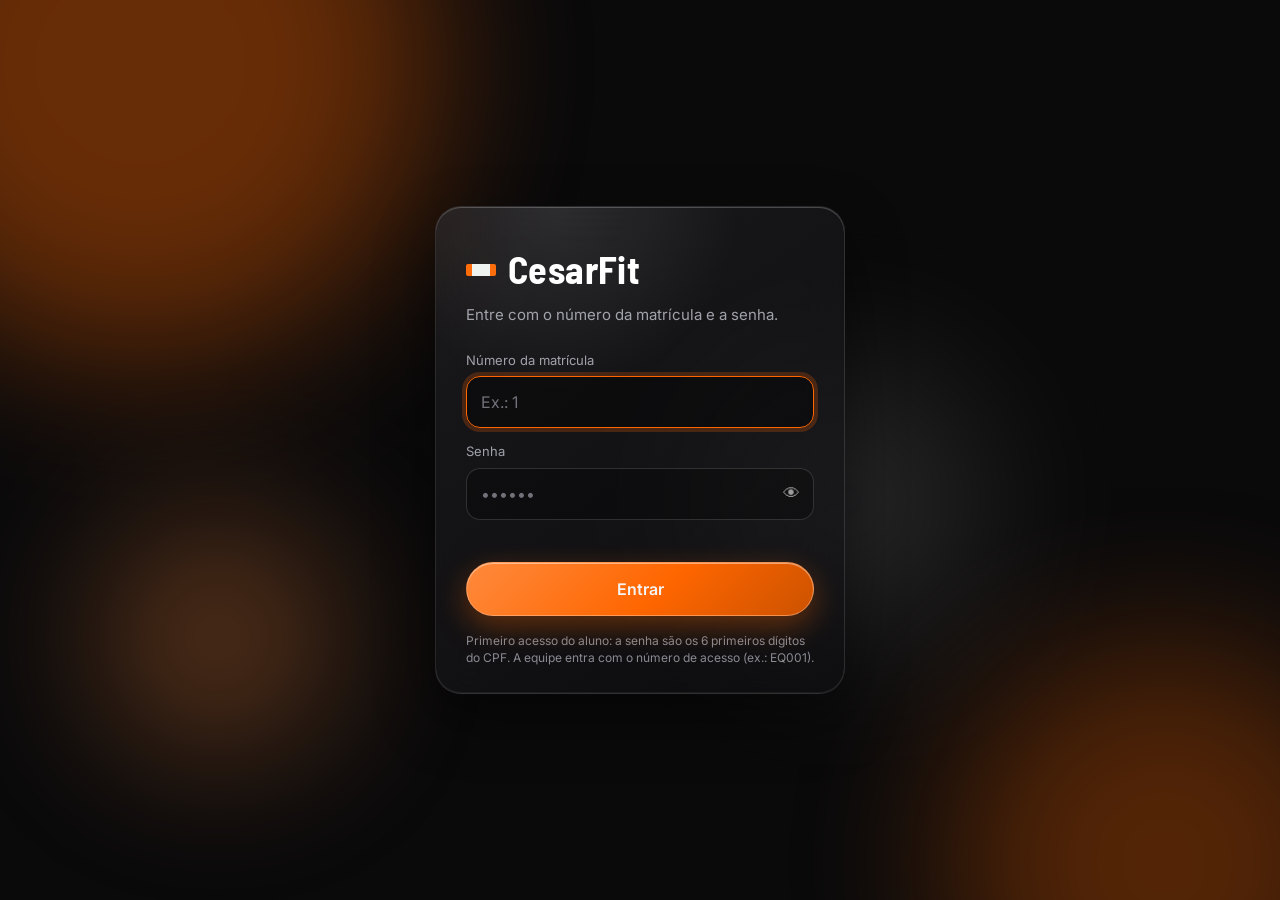
<file: cesarfit/src/main/resources/static/index.html>
<!DOCTYPE html>
<html lang="pt-BR">
<head>
<meta charset="UTF-8">
<meta name="viewport" content="width=device-width, initial-scale=1">
<title>CesarFit</title>
<link rel="icon" href="data:image/svg+xml,<svg xmlns='http://www.w3.org/2000/svg' viewBox='0 0 100 100'><text y='.9em' font-size='90'>🏋️</text></svg>">
<link rel="preconnect" href="https://fonts.googleapis.com">
<link rel="preconnect" href="https://fonts.gstatic.com" crossorigin>
<link href="https://fonts.googleapis.com/css2?family=Barlow+Semi+Condensed:wght@500;600;700&family=Inter:wght@400;500;600&display=swap" rel="stylesheet">
<link rel="stylesheet" href="estilo.css?v=8">
<link rel="stylesheet" href="acesso.css?v=8">
</head>
<body>

<!-- Fundo animado (liquid glass) usado no login e na area do aluno -->
<div class="fundo-vivo" aria-hidden="true">
  <span class="bolha b1"></span><span class="bolha b2"></span><span class="bolha b3"></span><span class="bolha b4"></span>
</div>

<!-- LOGIN -->
<section id="tela-login" class="tela-login oculto">
  <form id="form-login" class="vidro cartao-login" novalidate>
    <div class="marca-login">
      <span class="marca-peso"></span>
      <h1>CesarFit</h1>
    </div>
    <p class="subtitulo-login">Entre com o número da matrícula e a senha.</p>
    <label class="campo-vidro">Número da matrícula
      <input id="login-numero" name="numero" type="text" inputmode="text" autocomplete="username" required placeholder="Ex.: 1">
    </label>
    <label class="campo-vidro">Senha
      <span class="senha-com-olho">
        <input id="login-senha" name="senha" type="password" autocomplete="current-password" required placeholder="••••••">
        <button type="button" class="olho" id="btn-ver-senha" aria-label="Mostrar senha">👁</button>
      </span>
    </label>
    <p id="erro-login" class="erro-login" role="alert"></p>
    <button type="submit" class="botao-vidro primario-vidro" id="btn-entrar"><span>Entrar</span></button>
    <p class="dica-login">Primeiro acesso do aluno: a senha são os 6 primeiros dígitos do CPF. A equipe entra com o número de acesso (ex.: EQ001).</p>
  </form>
</section>

<!-- AREA DO ALUNO -->
<div id="visao-aluno" class="visao-aluno oculto">
  <header class="vidro barra-aluno">
    <div class="marca-login pequena"><span class="marca-peso"></span><h1>CesarFit</h1></div>
    <div class="saudacao"><span id="saudacao-aluno">Olá!</span>
      <button class="botao-vidro fantasma" id="btn-sair-aluno">Sair</button>
    </div>
  </header>

  <main class="grade-aluno">
    <section class="cartao-avisos" id="cartao-avisos" aria-label="Avisos"></section>
    <section class="vidro cartao-fogo" id="cartao-fogo" aria-label="Frequência"></section>
    <section class="vidro cartao-perfil" id="cartao-perfil" aria-label="Meus dados"></section>
    <section class="vidro cartao-treino" id="cartao-treino" aria-label="Treino da semana"></section>
    <section class="vidro cartao-pos" id="cartao-pos" aria-label="Pós-treino"></section>
    <section class="vidro cartao-pedidos" id="cartao-pedidos" aria-label="Minhas solicitações"></section>
    <section class="vidro cartao-financeiro" id="cartao-financeiro" aria-label="Financeiro"></section>
  </main>
</div>

<dialog id="janela-senha" class="janela-vidro">
  <form id="form-senha" class="vidro janela-senha-corpo" novalidate>
    <h2>Trocar senha</h2>
    <label class="campo-vidro">Senha atual<input type="password" name="senhaAtual" required autocomplete="current-password"></label>
    <label class="campo-vidro">Nova senha (mín. 8 caracteres, com letras e números)<input type="password" name="novaSenha" required minlength="8" autocomplete="new-password"></label>
    <label class="campo-vidro">Repita a nova senha<input type="password" name="confirmacao" required minlength="8" autocomplete="new-password"></label>
    <div class="acoes-janela">
      <button type="button" class="botao-vidro fantasma" id="btn-fechar-senha">Cancelar</button>
      <button type="submit" class="botao-vidro primario-vidro">Salvar senha</button>
    </div>
  </form>
</dialog>

<dialog id="janela-aluno" class="janela-vidro">
  <div class="vidro janela-senha-corpo" id="conteudo-janela-aluno"></div>
</dialog>

<!-- VISAO DA EQUIPE -->
<div id="visao-equipe" class="visao-equipe oculto">

<header class="barra">
  <div class="marca">
    <span class="marca-peso"></span>
    <h1>CesarFit</h1>
    <p>Recepção e sala de treino</p>
  </div>
  <nav class="abas" id="abas">
    <button class="aba ativa" data-alvo="painel">Painel</button>
    <button class="aba" data-alvo="alunos">Alunos e matrículas</button>
    <button class="aba" data-alvo="treinos">Treinos</button>
    <button class="aba" data-alvo="exercicios">Exercícios</button>
    <button class="aba" data-alvo="solicitacoes">Solicitações <span class="bolinha oculto" id="bolinha-solicitacoes"></span></button>
    <button class="aba" data-alvo="equipamentos">Equipamentos</button>
    <button class="aba" data-alvo="eventos">Eventos</button>
    <button class="aba sair-equipe" id="btn-sair-equipe" type="button">Sair</button>
  </nav>
</header>

<main>

  <!-- PAINEL (Integrante 6) -->
  <section id="painel" class="secao largura-total ativa">
    <div>
      <div class="indicadores" id="indicadores"></div>
      <div class="coluna-dado">
        <h2>Últimas matrículas</h2>
        <div id="ultimas-matriculas"></div>
      </div>
    </div>
  </section>

  <!-- ALUNOS (Integrantes 1 e 2) -->
  <section id="alunos" class="secao">
    <div class="coluna-acao">
      <h2 id="titulo-form-aluno">Cadastrar aluno</h2>
      <p id="aviso-edicao-aluno" class="modo-edicao oculto"></p>
      <form id="form-aluno" novalidate>
        <label>Nome*<input name="nome" type="text" required minlength="3" placeholder="Ana Lima"></label>
        <label>CPF*<input name="cpf" type="text" required placeholder="111.222.333-44" maxlength="14"></label>
        <label>Telefone*<input name="telefone" type="tel" required placeholder="(81) 98888-7777" maxlength="15"></label>
        <label>E-mail*<input name="email" type="email" required placeholder="ana@email.com"></label>
        <label>Data de nascimento*<input name="dataDeNascimento" type="date" required></label>
        <label>Objetivo (usado na ficha de treino)
          <select name="objetivo">
            <option value="HIPERTROFIA">Hipertrofia</option>
            <option value="EMAGRECIMENTO">Emagrecimento</option>
            <option value="CONDICIONAMENTO">Condicionamento</option>
          </select>
        </label>
        <fieldset id="campos-responsavel" class="oculto" style="border:0;padding:0;margin:0;display:grid;gap:10px">
          <p class="dica">Aluno menor de 18 anos: informe o responsável legal.</p>
          <label>Nome do responsável*<input name="responsavelNome" type="text" maxlength="120"></label>
          <label>CPF do responsável*<input name="responsavelCpf" type="text" maxlength="14" placeholder="111.222.333-44"></label>
        </fieldset>
        <button type="submit" class="primario" id="btn-salvar-aluno">Cadastrar aluno</button>
        <button type="button" class="secundario oculto" id="btn-cancelar-aluno">Cancelar edição</button>
      </form>
    </div>
    <div class="coluna-dado">
      <div class="cabecalho-dado"><h2>Alunos cadastrados</h2><span class="contador" id="contador-alunos"></span></div>
      <div class="filtros">
        <input type="search" id="busca-aluno" placeholder="Pesquisar por nome, CPF, telefone ou e-mail">
      </div>
      <div id="tabela-alunos"></div>
    </div>
  </section>

  <!-- MATRICULAS (Integrantes 3, 4 e 5) -->
  <section id="matriculas" class="secao">
    <div class="coluna-acao">
      <h2 id="titulo-form-matricula">Nova matrícula</h2>
      <p id="aviso-edicao-matricula" class="modo-edicao oculto"></p>
      <form id="form-matricula" novalidate>
        <label>Aluno*<select id="aluno-matricula" class="seletor-aluno"></select></label>
        <p class="dica">Plano*</p>
        <div id="lista-planos" class="planos"></div>
        <div class="valor-calculado"><span>Valor do plano</span><strong id="valor-calculado">—</strong></div>
        <label>Data de início*<input type="date" id="inicio-matricula"></label>
        <label id="campo-status" class="oculto">Situação*
          <select id="status-matricula">
            <option value="ATIVA">Ativa</option>
            <option value="VENCIDA">Vencida</option>
            <option value="CANCELADA" disabled>Cancelada (use o botão Cancelar)</option>
          </select>
        </label>
        <button type="submit" class="primario" id="btn-salvar-matricula">Matricular</button>
        <button type="button" class="secundario oculto" id="btn-cancelar-matricula">Cancelar edição</button>
      </form>
      <div class="bloco-extra">
        <h3>Avisos de vencimento</h3>
        <p class="dica">Todo dia às 8h o sistema percorre a régua de avisos: lembrete (7 dias antes), vence em breve (3 a 1 dia), vence hoje, vencida e último aviso. Cada etapa é enviada uma única vez.</p>
        <button type="button" class="secundario" id="btn-verificar-vencimentos">Verificar agora</button>
        <div id="lista-avisos"></div>
      </div>
    </div>
    <div class="coluna-dado">
      <div class="cabecalho-dado"><h2>Matrículas</h2><span class="contador" id="contador-matriculas"></span></div>
      <div class="filtros">
        <input type="search" id="busca-matricula" placeholder="Pesquisar por nome do aluno, CPF ou nº da matrícula">
        <select id="filtro-plano">
          <option value="">Todos os planos</option>
          <option value="MENSAL">Plano Mensal</option>
          <option value="ANUAL">Plano Anual</option>
        </select>
        <select id="filtro-status">
          <option value="">Todas as situações</option>
          <option value="ATIVA">Ativa</option>
          <option value="VENCIDA">Vencida</option>
          <option value="CANCELADA">Cancelada</option>
        </select>
      </div>
      <div id="tabela-matriculas"></div>
    </div>
  </section>

  <!-- TREINOS -->
  <section id="treinos" class="secao">
    <div class="coluna-acao">
      <h2>Prescrever treino</h2>
      <label>Aluno<select id="aluno-treino" class="seletor-aluno"></select></label>
      <p class="dica">A ficha é montada conforme o objetivo do aluno e exige matrícula ativa.</p>
      <button id="btn-gerar-ficha" class="primario">Gerar ficha</button>
    </div>
    <div class="coluna-dado">
      <h2>Ficha em execução</h2>
      <div id="ficha"></div>
      <div class="bloco-extra">
        <h3>Feedbacks pós-treino</h3>
        <div id="feedbacks-aluno"><p class="vazio">Selecione um aluno.</p></div>
      </div>
    </div>
  </section>

  <!-- EXERCICIOS (catalogo) -->
  <section id="exercicios" class="secao">
    <div class="coluna-acao">
      <h2 id="titulo-form-exercicio">Novo exercício</h2>
      <p id="aviso-edicao-exercicio" class="modo-edicao oculto"></p>
      <form id="form-exercicio" novalidate>
        <label>Nome*<input name="nome" type="text" required minlength="3" maxlength="60" placeholder="Supino reto"></label>
        <label>Grupo muscular*
          <select name="grupoMuscular">
            <option value="PEITO">Peito</option><option value="COSTAS">Costas</option>
            <option value="PERNAS">Pernas</option><option value="OMBROS">Ombros</option>
            <option value="BRACOS">Braços</option><option value="CORE">Core</option>
            <option value="CARDIO">Cardio</option>
          </select>
        </label>
        <label>Equipamento (vazio = peso corporal)<input name="equipamento" type="text" maxlength="60" placeholder="Barra e banco"></label>
        <button type="submit" class="primario" id="btn-salvar-exercicio">Incluir no catálogo</button>
        <button type="button" class="secundario oculto" id="btn-cancelar-exercicio">Cancelar edição</button>
      </form>
      <p class="dica">Só exercícios ativos entram nas fichas geradas e nas substituições. Exercício já usado em fichas não muda de nome nem de grupo e não pode ser excluído: desative-o.</p>
    </div>
    <div class="coluna-dado">
      <div class="cabecalho-dado"><h2>Catálogo</h2><span class="contador" id="contador-exercicios"></span></div>
      <div class="filtros">
        <input type="search" id="busca-exercicio" placeholder="Pesquisar exercício ou equipamento">
        <select id="filtro-grupo">
          <option value="">Todos os grupos</option>
          <option value="PEITO">Peito</option><option value="COSTAS">Costas</option>
          <option value="PERNAS">Pernas</option><option value="OMBROS">Ombros</option>
          <option value="BRACOS">Braços</option><option value="CORE">Core</option>
          <option value="CARDIO">Cardio</option>
        </select>
      </div>
      <div id="tabela-exercicios"></div>
    </div>
  </section>

  <!-- SOLICITACOES DOS ALUNOS -->
  <section id="solicitacoes" class="secao largura-total">
    <div>
      <div class="indicadores" id="indicadores-solicitacoes"></div>
      <div class="grade-solicitacoes">
        <div class="coluna-dado"><div class="cabecalho-dado"><h2>Avaliações físicas</h2></div><div id="tabela-avaliacoes"></div></div>
        <div class="coluna-dado"><div class="cabecalho-dado"><h2>Atendimentos do instrutor</h2></div><div id="tabela-atendimentos"></div></div>
        <div class="coluna-dado"><div class="cabecalho-dado"><h2>Substituições de exercício</h2></div><div id="tabela-substituicoes"></div></div>
        <div class="coluna-dado"><div class="cabecalho-dado"><h2>Contestações de cobrança</h2></div><div id="tabela-contestacoes"></div></div>
      </div>
    </div>
  </section>

  <!-- EQUIPAMENTOS -->
  <section id="equipamentos" class="secao">
    <div class="coluna-acao">
      <h2>Registrar problema</h2>
      <form id="form-ocorrencia" novalidate>
        <label>Equipamento*<input name="equipamento" type="text" required maxlength="80" placeholder="Esteira 3"></label>
        <label>Descrição do problema*<textarea name="descricao" rows="4" maxlength="500" placeholder="Descreva o defeito (mín. 10 caracteres)"></textarea></label>
        <label>Severidade*<select name="severidade">
          <option value="BAIXA">Baixa · prazo 72h</option>
          <option value="MEDIA" selected>Média · prazo 48h</option>
          <option value="ALTA">Alta · prazo 24h · interdita o equipamento</option>
          <option value="CRITICA">Crítica · prazo 4h · interdita o equipamento</option>
        </select></label>
        <button type="submit" class="primario">Registrar ocorrência</button>
      </form>
      <p class="dica">Fluxo: Aberta → Em andamento ⇄ Aguardando peça (SLA pausado) → Resolvida → reabertura em até 7 dias.
        Alta e Crítica interditam o equipamento (trocas de exercício que usam ele são aprovadas automaticamente).
        Com 2 ocorrências resolvidas em 30 dias, a próxima nasce reincidente e com severidade elevada.
        Não é permitido abrir outra ocorrência para um equipamento que ainda tem problema pendente.</p>
    </div>
    <div class="coluna-dado">
      <div class="cabecalho-dado"><h2>Ocorrências</h2><span class="contador" id="contador-ocorrencias"></span></div>
      <div class="filtros">
        <select id="filtro-ocorrencia">
          <option value="">Todas</option>
          <option value="ABERTA">Abertas</option>
          <option value="EM_ANDAMENTO">Em andamento</option>
          <option value="AGUARDANDO_PECA">Aguardando peça</option>
          <option value="RESOLVIDA">Resolvidas</option>
        </select>
      </div>
      <div id="tabela-ocorrencias"></div>
    </div>
  </section>

  <!-- EVENTOS -->
  <section id="eventos" class="secao">
    <div class="coluna-acao">
      <h2>Trilha de eventos</h2>
      <p class="dica">Cada ação do domínio publica um evento. Os observadores registram aqui e notificam o aluno por e-mail (veja o log do servidor).</p>
      <button id="btn-eventos" class="secundario">Atualizar</button>
    </div>
    <div class="coluna-dado">
      <div id="lista-eventos"></div>
    </div>
  </section>

</main>
</div>

<dialog id="janela"><div class="janela" id="conteudo-janela"></div></dialog>
<div id="aviso" class="aviso" role="status"></div>
<script src="app.js?v=8"></script>
<script src="acesso.js?v=8"></script>
<script src="equipe-extra.js?v=8"></script>
<script src="aluno-extra.js?v=8"></script>
</body>
</html>
</file>
<file: cesarfit/src/main/resources/static/estilo.css>
:root {
  --base: #f4f4f5;
  --painel: #ffffff;
  --tinta: #111111;
  --tinta-fraca: #666666;
  --linha: #e4e4e7;
  --laranja: #ff6600;
  --laranja-escuro: #cc5200;
  --ambar: #b8770a;
  --verde: #1b8a4b;
  --vermelho: #b3261e;
}

* { box-sizing: border-box; }

body {
  margin: 0;
  background: var(--base);
  color: var(--tinta);
  font-family: Inter, "Segoe UI", system-ui, sans-serif;
  font-size: 15px;
  line-height: 1.5;
}

h1, h2, h3, .indicador strong, .aba {
  font-family: "Barlow Semi Condensed", "Arial Narrow", Inter, sans-serif;
  letter-spacing: .01em;
}

/* cabecalho */
.barra {
  background: var(--tinta);
  color: #eef3f0;
  padding: 18px 28px 0;
}

.marca { display: flex; align-items: baseline; gap: 12px; }
.marca h1 { margin: 0; font-size: 30px; font-weight: 700; }
.marca p { margin: 0; color: #8fa49b; font-size: 14px; }

.marca-peso {
  width: 30px; height: 12px; border-radius: 2px;
  background: linear-gradient(90deg, var(--laranja) 0 6px, #eef3f0 6px 24px, var(--laranja) 24px 30px);
  align-self: center;
}

.abas { display: flex; gap: 4px; margin-top: 16px; flex-wrap: wrap; }

.aba {
  background: none; border: 0; color: #93a8a0; cursor: pointer;
  font-size: 17px; font-weight: 600; padding: 10px 16px;
  border-bottom: 3px solid transparent;
}
.aba:hover { color: #eef3f0; }
.aba.ativa { color: #fff; border-bottom-color: var(--laranja); }
.aba:focus-visible { outline: 2px solid var(--laranja); outline-offset: -2px; }

/* layout */
main { padding: 26px; max-width: 1180px; margin: 0 auto; }

.secao { display: none; gap: 26px; grid-template-columns: 340px 1fr; align-items: start; }
.secao.ativa { display: grid; }

.coluna-acao, .coluna-dado {
  background: var(--painel);
  border: 1px solid var(--linha);
  padding: 20px;
}
.coluna-acao { border-top: 3px solid var(--laranja); }

h2 { margin: 0 0 16px; font-size: 20px; font-weight: 600; }

label { display: block; margin-bottom: 12px; font-size: 13px; color: var(--tinta-fraca); }

input[type=text], input[type=email], input[type=date], input[type=tel], input[type=search], input[type=number], input:not([type]), select {
  width: 100%; margin-top: 4px; padding: 9px 10px;
  border: 1px solid var(--linha); background: #fbfcfb;
  font: inherit; color: var(--tinta);
}
input:focus, select:focus { outline: 2px solid var(--laranja); outline-offset: -1px; }

.marcador { display: flex; align-items: center; gap: 8px; color: var(--tinta); font-size: 14px; }
.marcador input { width: auto; margin: 0; }

.dica { font-size: 13px; color: var(--tinta-fraca); margin: 0 0 14px; }

button.primario, button.secundario {
  width: 100%; padding: 11px; font: inherit; font-weight: 600; cursor: pointer;
  border: 1px solid var(--laranja); margin-top: 6px;
}
button.primario { background: var(--laranja); color: #fff; }
button.primario:hover { background: var(--laranja-escuro); }
button.secundario { background: transparent; color: var(--laranja); }
button.secundario:hover { background: #e6f0ee; }

/* planos */
.planos { display: grid; gap: 8px; margin-bottom: 14px; }

.plano {
  display: flex; align-items: baseline; gap: 10px;
  border: 1px solid var(--linha); padding: 10px 12px; cursor: pointer;
}
.plano[data-escolhido="true"] { border-color: var(--laranja); background: #eef6f4; }
.plano input { width: auto; margin: 0; }
.plano .nome { font-weight: 600; }
.plano .valor { margin-left: auto; font-variant-numeric: tabular-nums; }
.plano .modalidade { font-size: 12px; color: var(--tinta-fraca); }


/* tabelas e listas */
table { width: 100%; border-collapse: collapse; font-size: 14px; }
th { text-align: left; font-weight: 600; color: var(--tinta-fraca); border-bottom: 1px solid var(--linha); padding: 8px 6px; }
td { padding: 9px 6px; border-bottom: 1px solid #eef1ef; }

.vazio { color: var(--tinta-fraca); font-size: 14px; padding: 8px 0; }

.cartao { border: 1px solid var(--linha); padding: 14px; margin-bottom: 12px; }
.cartao h3 { margin: 0 0 4px; font-size: 18px; }
.cartao .linha-dado { display: flex; justify-content: space-between; font-size: 14px; padding: 3px 0; }
.cartao .acoes { display: flex; gap: 8px; margin-top: 12px; flex-wrap: wrap; align-items: center; }
.cartao .acoes input, .cartao .acoes select { width: auto; flex: 1 1 110px; margin: 0; }
.cartao .acoes button { width: auto; margin: 0; padding: 8px 12px; }

.etiqueta { font-size: 12px; font-weight: 600; padding: 2px 8px; border: 1px solid; }
.etiqueta.ATIVA { color: var(--verde); border-color: var(--verde); }
.etiqueta.VENCIDA { color: var(--ambar); border-color: var(--ambar); }
.etiqueta.CANCELADA { color: var(--vermelho); border-color: var(--vermelho); }

/* ficha */
.item { display: flex; align-items: center; gap: 12px; border-bottom: 1px solid #eef1ef; padding: 10px 4px; }
.item .carga { color: var(--tinta-fraca); font-size: 13px; margin-left: auto; font-variant-numeric: tabular-nums; }
.item.feito .exercicio { text-decoration: line-through; color: var(--tinta-fraca); }
.item.proximo { background: #eef6f4; border-left: 3px solid var(--laranja); padding-left: 10px; }
.item button { width: auto; margin: 0; padding: 6px 10px; font-size: 13px; }
.item .grupo { font-size: 12px; color: var(--tinta-fraca); }

/* aviso */
.aviso {
  position: fixed; left: 50%; bottom: 24px; transform: translateX(-50%) translateY(20px);
  background: var(--tinta); color: #fff; padding: 12px 20px; font-size: 14px;
  opacity: 0; pointer-events: none; transition: opacity .2s, transform .2s; max-width: 90vw;
}
.aviso.visivel { opacity: 1; transform: translateX(-50%) translateY(0); }
.aviso.erro { background: var(--vermelho); }

/* dashboard */
.secao.largura-total.ativa { grid-template-columns: 1fr; }
.indicadores { display: grid; grid-template-columns: repeat(auto-fit, minmax(170px, 1fr)); gap: 14px; margin-bottom: 20px; }
.indicador { background: var(--painel); border: 1px solid var(--linha); border-top: 3px solid var(--laranja); padding: 16px; }
.indicador span { display: block; font-size: 13px; color: var(--tinta-fraca); }
.indicador strong { display: block; font-size: 34px; line-height: 1.1; font-variant-numeric: tabular-nums; }
.indicador.verde { border-top-color: var(--verde); }
.indicador.ambar { border-top-color: var(--ambar); }
.indicador.vermelho { border-top-color: var(--vermelho); }

/* busca, filtros e acoes em tabela */
.filtros { display: flex; gap: 8px; flex-wrap: wrap; margin-bottom: 14px; }
.filtros input, .filtros select { flex: 1 1 160px; width: auto; margin: 0; }
.cabecalho-dado { display: flex; justify-content: space-between; align-items: baseline; gap: 10px; }
.contador { font-size: 13px; color: var(--tinta-fraca); }
td.acoes-tabela { white-space: nowrap; text-align: right; }
.btn-mini {
  font: inherit; font-size: 12px; font-weight: 600; padding: 5px 9px; margin-left: 4px;
  background: transparent; border: 1px solid var(--linha); color: var(--tinta); cursor: pointer;
}
.btn-mini:hover { border-color: var(--laranja); color: var(--laranja); }
.btn-mini.perigo { color: var(--vermelho); }
.btn-mini.perigo:hover { border-color: var(--vermelho); background: #fdecea; color: var(--vermelho); }
.btn-mini.editar { color: var(--laranja); border-color: var(--laranja); }
.btn-mini.editar:hover { background: #fff4ec; }
.btn-mini.perigo { border-color: var(--vermelho); }
.btn-mini.alerta { color: var(--ambar); border-color: var(--ambar); }
.btn-mini.alerta:hover { background: #fff6e0; color: var(--ambar); border-color: var(--ambar); }
/* espaco reservado: mantem os botoes na mesma posicao em todas as linhas */
.btn-mini.espaco { visibility: hidden; }
.acoes-fixas .btn-mini { min-width: 78px; text-align: center; }
/* tabela de matriculas: dados em uma linha so; botoes em grade de 3 colunas */
#tabela-matriculas td:not(.acoes-tabela) { white-space: nowrap; }
#tabela-matriculas td.acoes-tabela { white-space: normal; }
.acoes-grade { display: grid; grid-template-columns: repeat(3, auto); gap: 4px; justify-content: end; }
.acoes-grade .btn-mini { margin: 0; padding: 5px 7px; text-align: center; }
.indicador strong.valor-dinheiro { font-size: 26px; white-space: nowrap; }
tr.em-edicao td { background: #fff4ec; }
td.sem-quebra { white-space: nowrap; }

/* planos e situacao */
.etiqueta.SEMANAL { color: #1f5fbf; border-color: #1f5fbf; }
.etiqueta.MENSAL { color: var(--laranja-escuro); border-color: var(--laranja-escuro); }
.valor-calculado {
  display: flex; justify-content: space-between; align-items: baseline;
  background: #fff4ec; border: 1px solid #ffd2b3; padding: 10px 12px; margin: 0 0 14px;
}
.valor-calculado span { font-size: 13px; color: var(--tinta-fraca); }
.valor-calculado strong { font-size: 22px; font-variant-numeric: tabular-nums; }
.modo-edicao { font-size: 12px; color: var(--laranja-escuro); font-weight: 600; margin: -8px 0 12px; }
.oculto { display: none !important; }

/* janela de detalhe / pagamento */
dialog { border: 1px solid var(--linha); padding: 0; max-width: 560px; width: 92vw; }
dialog::backdrop { background: rgba(0, 0, 0, .45); }
.janela { padding: 20px; }
.janela h2 { display: flex; justify-content: space-between; align-items: center; }
.janela .fechar { font: inherit; background: none; border: 0; font-size: 22px; cursor: pointer; color: var(--tinta-fraca); }

@media (max-width: 860px) {
  .secao.ativa { grid-template-columns: 1fr; }
  main { padding: 16px; }
}

@media (prefers-reduced-motion: reduce) {
  * { transition: none !important; }
}
</file>
<file: cesarfit/src/main/resources/static/acesso.css>
/* =========================================================
   Login e area do aluno — "liquid glass" sobre a paleta CesarFit
   (tinta #111, laranja #ff6600, cinza base #f4f4f5)
   ========================================================= */

:root {
  --vidro: rgba(14, 14, 16, .62);
  --vidro-forte: rgba(34, 34, 38, .66);
  --vidro-borda: rgba(255, 255, 255, .11);
  --vidro-brilho: rgba(255, 255, 255, .22);
  --texto-claro: #f4f4f5;
  --texto-suave: #a1a1aa;
  --mola: cubic-bezier(.34, 1.56, .64, 1);
}

.visao-equipe { min-height: 100vh; position: relative; z-index: 1; }

body.modo-vidro {
  background: #0a0a0b; color-scheme: dark;
  color: var(--texto-claro);
  min-height: 100vh;
  overflow-x: hidden;
}

/* ---------- fundo vivo ---------- */
.fundo-vivo { display: none; position: fixed; inset: 0; z-index: 0; overflow: hidden; pointer-events: none; }
body.modo-vidro .fundo-vivo { display: block; }

.bolha {
  position: absolute; border-radius: 50%; filter: blur(80px); opacity: .38;
  animation: flutuar 22s ease-in-out infinite alternate;
}
.b1 { width: 46vmax; height: 46vmax; background: var(--laranja); top: -18vmax; left: -12vmax; }
.b2 { width: 34vmax; height: 34vmax; background: var(--laranja-escuro); bottom: -14vmax; right: -8vmax; animation-duration: 26s; }
.b3 { width: 22vmax; height: 22vmax; background: #f4f4f5; opacity: .12; top: 40%; left: 55%; animation-duration: 30s; }
.b4 { width: 18vmax; height: 18vmax; background: #ff8a3d; opacity: .35; top: 58%; left: 8%; animation-duration: 19s; }

@keyframes flutuar {
  0%   { transform: translate(0, 0) scale(1); }
  50%  { transform: translate(6vmax, 4vmax) scale(1.12); }
  100% { transform: translate(-4vmax, 7vmax) scale(.94); }
}

/* ---------- vidro liquido ---------- */
.vidro {
  position: relative; z-index: 1;
  background: linear-gradient(145deg, var(--vidro-forte), var(--vidro));
  border: 1px solid var(--vidro-borda);
  border-radius: 26px;
  backdrop-filter: blur(24px) saturate(170%);
  -webkit-backdrop-filter: blur(24px) saturate(170%);
  box-shadow:
    inset 0 1px 0 var(--vidro-brilho),
    inset 0 -1px 0 rgba(255, 255, 255, .06),
    0 24px 60px rgba(0, 0, 0, .45);
  overflow: hidden;
}
/* reflexo que segue o ponteiro (--mx/--my vem do acesso.js) */
.vidro::before {
  content: ""; position: absolute; inset: 0; pointer-events: none; border-radius: inherit;
  background: radial-gradient(420px circle at var(--mx, 30%) var(--my, 0%),
              rgba(255, 255, 255, .09), transparent 45%);
  transition: opacity .3s;
}

/* ---------- campos e botoes ---------- */
.campo-vidro { display: block; margin-bottom: 14px; font-size: 13px; color: var(--texto-suave); }
.campo-vidro input {
  width: 100%; margin-top: 6px; padding: 13px 14px; font: inherit; font-size: 16px;
  color: var(--texto-claro); background: rgba(0, 0, 0, .28);
  border: 1px solid rgba(255, 255, 255, .14); border-radius: 14px;
  transition: border-color .2s, box-shadow .25s, background .25s;
}
.campo-vidro input::placeholder { color: #71717a; }
.campo-vidro input:focus {
  outline: none; border-color: var(--laranja); background: rgba(0, 0, 0, .4);
  box-shadow: 0 0 0 4px rgba(255, 102, 0, .22);
}

.senha-com-olho { position: relative; display: block; }
.senha-com-olho input { padding-right: 46px; }
.olho {
  position: absolute; right: 8px; top: calc(50% + 3px); transform: translateY(-50%);
  background: none; border: 0; cursor: pointer; font-size: 17px; opacity: .6; padding: 6px;
}
.olho:hover, .olho[aria-pressed="true"] { opacity: 1; }

.botao-vidro {
  position: relative; overflow: hidden; cursor: pointer; font: inherit; font-weight: 600;
  padding: 12px 18px; border-radius: 999px; color: var(--texto-claro);
  background: var(--vidro-forte); border: 1px solid var(--vidro-borda);
  box-shadow: inset 0 1px 0 rgba(255, 255, 255, .3);
  transition: transform .35s var(--mola), background .2s, box-shadow .2s, opacity .2s;
}
.botao-vidro:hover { transform: translateY(-2px); }
.botao-vidro:active { transform: scale(.96); }
.botao-vidro:focus-visible { outline: 2px solid var(--laranja); outline-offset: 3px; }
.botao-vidro:disabled { opacity: .55; cursor: default; transform: none; }

.primario-vidro {
  width: 100%; font-size: 16px; padding: 14px; border-color: rgba(255, 180, 130, .6);
  background: linear-gradient(135deg, #ff8a3d, var(--laranja) 55%, var(--laranja-escuro));
  box-shadow: inset 0 1px 0 rgba(255, 255, 255, .45), 0 10px 30px rgba(255, 102, 0, .35);
}
.primario-vidro:hover { box-shadow: inset 0 1px 0 rgba(255, 255, 255, .5), 0 14px 38px rgba(255, 102, 0, .5); }
.fantasma { background: transparent; padding: 8px 16px; font-size: 14px; }

/* gota que se espalha no clique */
.gota {
  position: absolute; border-radius: 50%; pointer-events: none;
  background: rgba(255, 255, 255, .45); transform: scale(0);
  animation: espalhar .6s ease-out forwards;
}
@keyframes espalhar { to { transform: scale(4); opacity: 0; } }

.carregando span { opacity: .0; }
.carregando::after {
  content: ""; position: absolute; inset: 0; margin: auto; width: 20px; height: 20px;
  border-radius: 50%; border: 2px solid rgba(255, 255, 255, .4); border-top-color: #fff;
  animation: girar .7s linear infinite;
}
@keyframes girar { to { transform: rotate(360deg); } }

/* ---------- login ---------- */
.tela-login {
  position: relative; z-index: 1; min-height: 100vh;
  display: grid; place-items: center; padding: 24px;
}
.cartao-login {
  width: min(410px, 100%); padding: 34px 30px 26px;
  animation: surgir .9s var(--mola) both;
}
@keyframes surgir {
  from { opacity: 0; transform: translateY(30px) scale(.94); filter: blur(10px); }
  to   { opacity: 1; transform: none; filter: none; }
}
.marca-login { display: flex; align-items: center; gap: 12px; }
.marca-login h1 { margin: 0; font-size: 38px; font-weight: 700; color: #fff; }
.marca-login.pequena h1 { font-size: 26px; }
.subtitulo-login { color: var(--texto-suave); margin: 6px 0 24px; }
.erro-login {
  min-height: 20px; margin: 0 0 8px; font-size: 13px; color: #ff9b8f; font-weight: 500;
}
.dica-login { font-size: 12px; color: #8b8b93; margin: 16px 0 0; line-height: 1.45; }
.tremer { animation: tremer .45s ease; }
@keyframes tremer {
  20%, 60% { transform: translateX(-8px); }
  40%, 80% { transform: translateX(8px); }
}

/* ---------- area do aluno ---------- */
.visao-aluno { position: relative; z-index: 1; padding: 18px; max-width: 1180px; margin: 0 auto; }

.barra-aluno {
  display: flex; justify-content: space-between; align-items: center; gap: 12px;
  padding: 14px 22px; border-radius: 22px; margin-bottom: 18px;
  animation: surgir .7s var(--mola) both;
}
.saudacao { display: flex; align-items: center; gap: 14px; color: var(--texto-suave); }
.saudacao strong { color: #fff; }

.grade-aluno {
  display: grid; gap: 18px; padding: 0; max-width: none;
  grid-template-columns: 1.25fr 1fr;
  grid-template-areas: "avisos avisos" "fogo perfil" "treino treino" "pos pedidos" "financeiro financeiro";
}
.cartao-fogo { grid-area: fogo; padding: 26px; animation: surgir .8s .08s var(--mola) both; }
.cartao-perfil { grid-area: perfil; padding: 26px; animation: surgir .8s .16s var(--mola) both; }
.cartao-treino { grid-area: treino; padding: 26px; animation: surgir .8s .24s var(--mola) both; }

.visao-aluno h2 { color: #fff; margin: 0 0 4px; font-size: 22px; }
.legenda { color: var(--texto-suave); font-size: 14px; margin: 0 0 18px; }

/* foguinho */
.fogo-topo { display: flex; align-items: center; gap: 20px; margin-bottom: 22px; }
.fogo-grande {
  font-size: 76px; line-height: 1; display: inline-block; transform-origin: 50% 90%;
  filter: drop-shadow(0 0 22px rgba(255, 102, 0, .75));
  animation: chama 1.6s ease-in-out infinite;
}
.fogo-grande.apagado { filter: grayscale(1) brightness(.6); animation: none; opacity: .45; }
@keyframes chama {
  0%, 100% { transform: scale(1) rotate(-2deg); }
  25% { transform: scale(1.06, .96) rotate(2deg); }
  50% { transform: scale(.97, 1.05) rotate(-1deg); }
  75% { transform: scale(1.04) rotate(1.5deg); }
}
.numero-sequencia {
  font-family: "Barlow Semi Condensed", Inter, sans-serif;
  font-size: 64px; font-weight: 700; line-height: .9; color: #fff; font-variant-numeric: tabular-nums;
}
.texto-sequencia { color: var(--texto-suave); font-size: 15px; }

.semana { display: grid; grid-template-columns: repeat(7, 1fr); gap: 8px; margin-bottom: 20px; }
.dia {
  display: grid; justify-items: center; gap: 4px; padding: 10px 0 8px; border-radius: 16px;
  background: rgba(0, 0, 0, .22); border: 1px solid rgba(255, 255, 255, .08);
  font-size: 12px; color: var(--texto-suave);
}
.dia .chama { font-size: 24px; filter: grayscale(1); opacity: .28; }
.dia.presente { border-color: rgba(255, 102, 0, .55); background: rgba(255, 102, 0, .14); color: #ffd2b3; }
.dia.presente .chama { filter: none; opacity: 1; animation: acender .6s var(--mola) both; animation-delay: calc(var(--i) * 70ms); }
.dia.hoje { outline: 2px solid rgba(255, 255, 255, .5); outline-offset: -2px; }
.dia.hoje span:first-child { color: #fff; font-weight: 600; }
@keyframes acender {
  from { transform: scale(0) translateY(10px); opacity: 0; }
  to   { transform: scale(1); opacity: 1; }
}

.numeros-fogo { display: grid; grid-template-columns: repeat(3, 1fr); gap: 10px; margin-bottom: 18px; }
.numeros-fogo div { padding: 12px; border-radius: 16px; background: rgba(0, 0, 0, .22); }
.numeros-fogo strong { display: block; font-family: "Barlow Semi Condensed", Inter, sans-serif; font-size: 26px; color: #fff; }
.numeros-fogo span { font-size: 12px; color: var(--texto-suave); }

.faisca {
  position: fixed; z-index: 50; pointer-events: none; font-size: 20px;
  animation: faiscar 1s ease-out forwards;
}
@keyframes faiscar {
  to { transform: translate(var(--dx), var(--dy)) scale(.3) rotate(var(--rot)); opacity: 0; }
}

/* perfil */
.avatar {
  width: 58px; height: 58px; border-radius: 50%; display: grid; place-items: center;
  font-family: "Barlow Semi Condensed", Inter, sans-serif; font-size: 24px; font-weight: 700; color: #fff;
  background: linear-gradient(135deg, #ff8a3d, var(--laranja-escuro));
  box-shadow: inset 0 1px 0 rgba(255, 255, 255, .5), 0 8px 24px rgba(255, 102, 0, .35);
}
.perfil-topo { display: flex; align-items: center; gap: 14px; margin-bottom: 18px; }
.perfil-topo p { margin: 0; color: var(--texto-suave); font-size: 14px; }
.dados { display: grid; gap: 2px; margin: 0 0 18px; }
.dados div { display: flex; justify-content: space-between; gap: 12px; padding: 9px 0; border-bottom: 1px solid rgba(255, 255, 255, .08); font-size: 14px; }
.dados dt { color: var(--texto-suave); }
.dados dd { margin: 0; color: #fff; text-align: right; }
.selo { font-size: 12px; font-weight: 600; padding: 3px 10px; border-radius: 999px; border: 1px solid; }
.selo.ATIVA { color: #7ee2a8; border-color: rgba(126, 226, 168, .5); background: rgba(27, 138, 75, .18); }
.selo.VENCIDA { color: #f5c46b; border-color: rgba(245, 196, 107, .5); background: rgba(184, 119, 10, .18); }
.selo.CANCELADA { color: #ff9b8f; border-color: rgba(255, 155, 143, .5); background: rgba(179, 38, 30, .18); }

/* treino */
.treino-topo { display: flex; justify-content: space-between; align-items: flex-end; gap: 16px; flex-wrap: wrap; margin-bottom: 16px; }
.progresso { flex: 1 1 220px; max-width: 320px; }
.progresso-rotulo { display: flex; justify-content: space-between; font-size: 13px; color: var(--texto-suave); margin-bottom: 6px; }
.trilho { height: 10px; border-radius: 999px; background: rgba(0, 0, 0, .35); overflow: hidden; }
.trilho span {
  display: block; height: 100%; border-radius: inherit; width: 0;
  background: linear-gradient(90deg, #ff8a3d, var(--laranja));
  box-shadow: 0 0 14px rgba(255, 102, 0, .6);
  transition: width .9s var(--mola);
}

.exercicios { list-style: none; margin: 0; padding: 0; display: grid; gap: 10px; }
.exercicio {
  display: grid; grid-template-columns: 44px 1fr auto auto; align-items: center; gap: 14px;
  padding: 14px 16px; border-radius: 18px;
  background: rgba(0, 0, 0, .22); border: 1px solid rgba(255, 255, 255, .08);
  animation: surgir .6s var(--mola) both; animation-delay: calc(var(--i) * 60ms);
  transition: background .3s, border-color .3s;
}
.exercicio.proximo { border-color: rgba(255, 102, 0, .6); background: rgba(255, 102, 0, .1); }
.exercicio .grupo-icone {
  width: 44px; height: 44px; border-radius: 14px; display: grid; place-items: center; font-size: 20px;
  background: rgba(255, 255, 255, .08);
}
.exercicio h3 { margin: 0; font-size: 18px; color: #fff; }
.exercicio p { margin: 0; font-size: 13px; color: var(--texto-suave); }
.carga-vidro { display: flex; gap: 8px; }
.carga-vidro span {
  font-size: 13px; padding: 6px 10px; border-radius: 12px; white-space: nowrap;
  background: rgba(255, 255, 255, .07); color: #e4e4e7;
}
.carga-vidro b { color: #fff; font-size: 15px; }
.exercicio .botao-vidro { padding: 8px 14px; font-size: 14px; }
.exercicio.feito { opacity: .6; }
.exercicio.feito h3 { text-decoration: line-through; text-decoration-color: var(--laranja); }
.check { color: #7ee2a8; font-weight: 700; font-size: 14px; animation: acender .5s var(--mola) both; }

.vazio-vidro { color: var(--texto-suave); padding: 18px; border-radius: 18px; background: rgba(0, 0, 0, .22); }

/* janela de senha */
dialog.janela-vidro { background: transparent; border: 0; padding: 0; max-width: 420px; width: 92vw; }
dialog.janela-vidro::backdrop { background: rgba(0, 0, 0, .55); backdrop-filter: blur(4px); }
.janela-senha-corpo { padding: 26px; background: rgba(30, 30, 30, .72); }
.janela-senha-corpo h2 { color: #fff; margin: 0 0 16px; }
.acoes-janela { display: flex; gap: 10px; justify-content: flex-end; margin-top: 8px; }
.acoes-janela .primario-vidro { width: auto; padding: 10px 18px; font-size: 14px; }

/* aviso no modo vidro */
body.modo-vidro .aviso {
  border-radius: 999px; background: rgba(20, 20, 20, .75); border: 1px solid var(--vidro-borda);
  backdrop-filter: blur(16px); -webkit-backdrop-filter: blur(16px); z-index: 60;
}
body.modo-vidro .aviso.erro { background: rgba(179, 38, 30, .85); }

/* botao sair da equipe */
.aba.sair-equipe { margin-left: auto; }

@media (max-width: 860px) {
  .grade-aluno { grid-template-columns: 1fr; grid-template-areas: "avisos" "fogo" "perfil" "treino" "pos" "pedidos" "financeiro"; }
  .financeiro-grade { grid-template-columns: 1fr; }
  .exercicio { grid-template-columns: 40px 1fr; }
  .carga-vidro, .exercicio .acao-item { grid-column: 2; }
  .numero-sequencia { font-size: 52px; }
  .fogo-grande { font-size: 60px; }
}

@media (prefers-reduced-motion: reduce) {
  .bolha, .fogo-grande, .cartao-login, .barra-aluno, .cartao-fogo, .cartao-perfil,
  .cartao-treino, .exercicio, .dia .chama, .faisca { animation: none !important; }
}

/* =========================================================
   Visao da equipe no mesmo liquid glass da area do aluno
   ========================================================= */
.visao-equipe .barra {
  margin: 18px 18px 0; border-radius: 22px; padding: 16px 24px 0;
  background: linear-gradient(145deg, var(--vidro-forte), var(--vidro));
  border: 1px solid var(--vidro-borda);
  backdrop-filter: blur(24px) saturate(160%); -webkit-backdrop-filter: blur(24px) saturate(160%);
  box-shadow: inset 0 1px 0 var(--vidro-brilho), 0 20px 50px rgba(0, 0, 0, .5);
  animation: surgir .7s var(--mola) both;
}
.visao-equipe .marca h1 { color: #fff; }
.visao-equipe .marca p { color: var(--texto-suave); }
.visao-equipe .aba { color: var(--texto-suave); border-radius: 12px 12px 0 0; transition: color .2s, background .2s; }
.visao-equipe .aba:hover { color: #fff; background: rgba(255, 255, 255, .05); }
.visao-equipe .aba.ativa { color: #fff; }

.visao-equipe .secao.ativa { animation: surgir .6s var(--mola) both; }
.visao-equipe .coluna-acao, .visao-equipe .coluna-dado, .visao-equipe .indicador {
  background: linear-gradient(145deg, var(--vidro-forte), var(--vidro));
  border: 1px solid var(--vidro-borda); border-radius: 24px; color: var(--texto-claro);
  backdrop-filter: blur(24px) saturate(160%); -webkit-backdrop-filter: blur(24px) saturate(160%);
  box-shadow: inset 0 1px 0 var(--vidro-brilho), 0 20px 50px rgba(0, 0, 0, .45);
}
.visao-equipe .coluna-acao { border-top: 2px solid var(--laranja); }
.visao-equipe .indicador { border-top: 2px solid var(--laranja); border-radius: 20px; }
.visao-equipe .indicador.verde { border-top-color: #7ee2a8; }
.visao-equipe .indicador.ambar { border-top-color: #f5c46b; }
.visao-equipe .indicador.vermelho { border-top-color: #ff9b8f; }
.visao-equipe .indicador strong, .visao-equipe h2, .visao-equipe h3 { color: #fff; }
.visao-equipe .indicador span, .visao-equipe label, .visao-equipe .dica,
.visao-equipe .contador, .visao-equipe .vazio, .visao-equipe th,
.visao-equipe .item .grupo, .visao-equipe .item .carga, .visao-equipe .plano .modalidade { color: var(--texto-suave); }

.visao-equipe input, .visao-equipe select,
body.modo-vidro #janela input, body.modo-vidro #janela select {
  background: rgba(0, 0, 0, .4); color: var(--texto-claro);
  border: 1px solid rgba(255, 255, 255, .12); border-radius: 12px;
}
.visao-equipe input:focus, .visao-equipe select:focus,
body.modo-vidro #janela input:focus, body.modo-vidro #janela select:focus {
  outline: none; border-color: var(--laranja); box-shadow: 0 0 0 4px rgba(255, 102, 0, .22);
}
body.modo-vidro option { background: #18181b; color: var(--texto-claro); }
.visao-equipe .marcador { color: var(--texto-claro); }

.visao-equipe button.primario, .visao-equipe button.secundario,
body.modo-vidro #janela button.primario, body.modo-vidro #janela button.secundario {
  border-radius: 999px; transition: transform .35s var(--mola), box-shadow .2s, background .2s;
}
.visao-equipe button.primario, body.modo-vidro #janela button.primario {
  border-color: rgba(255, 180, 130, .5);
  background: linear-gradient(135deg, #ff8a3d, var(--laranja) 55%, var(--laranja-escuro));
  box-shadow: inset 0 1px 0 rgba(255, 255, 255, .4), 0 8px 24px rgba(255, 102, 0, .3);
}
.visao-equipe button.primario:hover, body.modo-vidro #janela button.primario:hover { transform: translateY(-2px); }
.visao-equipe button.secundario:hover, body.modo-vidro #janela button.secundario:hover { background: rgba(255, 102, 0, .12); }

.visao-equipe .plano { border: 1px solid rgba(255, 255, 255, .1); border-radius: 14px; background: rgba(0, 0, 0, .25); }
.visao-equipe .plano[data-escolhido="true"] { border-color: var(--laranja); background: rgba(255, 102, 0, .12); }
.visao-equipe .valor-calculado { background: rgba(255, 102, 0, .1); border-color: rgba(255, 102, 0, .35); border-radius: 14px; }
.visao-equipe .valor-calculado span { color: var(--texto-suave); }
.visao-equipe .modo-edicao { color: #ffb27a; }

.visao-equipe th { border-bottom-color: rgba(255, 255, 255, .1); }
.visao-equipe td { border-bottom-color: rgba(255, 255, 255, .06); }
.visao-equipe tbody tr { transition: background .2s; }
.visao-equipe tbody tr:hover td { background: rgba(255, 255, 255, .04); }
.visao-equipe tr.em-edicao td { background: rgba(255, 102, 0, .12); }

.visao-equipe .btn-mini, body.modo-vidro #janela .btn-mini {
  border-radius: 999px; color: var(--texto-claro); border-color: rgba(255, 255, 255, .14);
}
.visao-equipe .btn-mini:hover { background: rgba(255, 102, 0, .12); }
.visao-equipe .btn-mini.perigo, body.modo-vidro #janela .btn-mini.perigo { color: #ff9b8f; }
.visao-equipe .btn-mini.perigo:hover, body.modo-vidro #janela .btn-mini.perigo:hover { background: rgba(179, 38, 30, .2); border-color: #ff9b8f; color: #ff9b8f; }
.visao-equipe .btn-mini.perigo, body.modo-vidro #janela .btn-mini.perigo { border-color: rgba(255, 155, 143, .55); }
.visao-equipe .btn-mini.editar, body.modo-vidro #janela .btn-mini.editar { color: #ffb27a; border-color: rgba(255, 140, 60, .6); }
.visao-equipe .btn-mini.editar:hover, body.modo-vidro #janela .btn-mini.editar:hover { background: rgba(255, 102, 0, .16); border-color: #ffb27a; color: #ffb27a; }
.visao-equipe .btn-mini.alerta, body.modo-vidro #janela .btn-mini.alerta { color: #f5c46b; border-color: rgba(245, 196, 107, .55); }
.visao-equipe .btn-mini.alerta:hover, body.modo-vidro #janela .btn-mini.alerta:hover { background: rgba(245, 196, 107, .14); border-color: #f5c46b; color: #f5c46b; }

.visao-equipe .cartao, body.modo-vidro #janela .cartao {
  border: 1px solid rgba(255, 255, 255, .1); border-radius: 16px; background: rgba(0, 0, 0, .25);
}
.visao-equipe .etiqueta, body.modo-vidro #janela .etiqueta { border-radius: 999px; }
.visao-equipe .etiqueta.ATIVA, body.modo-vidro #janela .etiqueta.ATIVA { color: #7ee2a8; border-color: rgba(126, 226, 168, .5); }
.visao-equipe .etiqueta.VENCIDA, body.modo-vidro #janela .etiqueta.VENCIDA { color: #f5c46b; border-color: rgba(245, 196, 107, .5); }
.visao-equipe .etiqueta.CANCELADA, body.modo-vidro #janela .etiqueta.CANCELADA { color: #ff9b8f; border-color: rgba(255, 155, 143, .5); }
.visao-equipe .etiqueta.SEMANAL { color: #8fb6ff; border-color: rgba(143, 182, 255, .5); }
.visao-equipe .etiqueta.MENSAL { color: #ffb27a; border-color: rgba(255, 178, 122, .5); }

.visao-equipe .item { border-bottom-color: rgba(255, 255, 255, .06); border-radius: 12px; }
.visao-equipe .item.proximo { background: rgba(255, 102, 0, .1); }

body.modo-vidro #janela {
  border: 1px solid var(--vidro-borda); border-radius: 24px; color: var(--texto-claro);
  background: rgba(22, 22, 24, .85);
  backdrop-filter: blur(24px); -webkit-backdrop-filter: blur(24px);
  box-shadow: inset 0 1px 0 var(--vidro-brilho), 0 30px 70px rgba(0, 0, 0, .6);
}
body.modo-vidro #janela::backdrop { background: rgba(0, 0, 0, .6); backdrop-filter: blur(4px); }
body.modo-vidro #janela h2, body.modo-vidro #janela h3 { color: #fff; }
body.modo-vidro #janela label, body.modo-vidro #janela .fechar { color: var(--texto-suave); }
body.modo-vidro #janela td { border-bottom-color: rgba(255, 255, 255, .06); }

@media (max-width: 860px) {
  .visao-equipe .barra { margin: 10px 10px 0; }
}
@media (prefers-reduced-motion: reduce) {
  .visao-equipe .barra, .visao-equipe .secao.ativa { animation: none !important; }
}

/* =========================================================
   Novas funcionalidades (aluno e equipe) — mesmo liquid glass
   ========================================================= */
.cartao-avisos { grid-area: avisos; display: grid; gap: 12px; }
.cartao-avisos:empty { display: none; }
.cartao-pos { grid-area: pos; padding: 26px; animation: surgir .8s .32s var(--mola) both; }
.cartao-pedidos { grid-area: pedidos; padding: 26px; animation: surgir .8s .4s var(--mola) both; }
.cartao-financeiro { grid-area: financeiro; padding: 26px; animation: surgir .8s .48s var(--mola) both; }

.aviso-vencimento {
  display: flex; align-items: center; gap: 16px; padding: 16px 20px; border-radius: 20px;
  border-color: rgba(245, 196, 107, .45); animation: surgir .7s var(--mola) both;
}
.aviso-vencimento strong { color: #fff; }
.aviso-vencimento p { margin: 2px 0 0; color: var(--texto-suave); font-size: 14px; }
.aviso-vencimento > div { flex: 1; }
.aviso-icone { font-size: 30px; animation: chama 2.4s ease-in-out infinite; }

.visao-aluno h3.sub-vidro { color: #fff; font-size: 15px; margin: 18px 0 10px; }
.dica-vidro { color: var(--texto-suave); font-size: 13px; margin: 6px 0; line-height: 1.4; }
.campo-vidro textarea, .campo-vidro select {
  width: 100%; margin-top: 6px; padding: 12px 14px; font: inherit; font-size: 15px; resize: vertical;
  color: var(--texto-claro); background: rgba(0, 0, 0, .3);
  border: 1px solid rgba(255, 255, 255, .12); border-radius: 14px;
  transition: border-color .2s, box-shadow .25s;
}
.campo-vidro textarea:focus, .campo-vidro select:focus {
  outline: none; border-color: var(--laranja); box-shadow: 0 0 0 4px rgba(255, 102, 0, .22);
}

.faixa-esforco { width: 100%; margin-top: 10px; accent-color: var(--laranja); padding: 0 !important; background: none !important; border: 0 !important; }
.historico-esforco, .lista-pedidos { list-style: none; margin: 0; padding: 0; display: grid; gap: 8px; }
.historico-esforco li {
  display: grid; grid-template-columns: 90px 1fr 44px; align-items: center; gap: 10px;
  font-size: 13px; color: var(--texto-suave);
}
.historico-esforco b { color: #fff; text-align: right; }
.trilho.mini { height: 6px; }
.trilho.mini span { transition: none; }

.pedidos { display: grid; gap: 12px; }
.pedido {
  padding: 14px 16px; border-radius: 18px; background: rgba(0, 0, 0, .22);
  border: 1px solid rgba(255, 255, 255, .08); display: grid; gap: 4px;
}
.pedido p { margin: 0; color: #e4e4e7; font-size: 14px; }
.pedido-topo { display: flex; justify-content: space-between; align-items: center; gap: 10px; margin-bottom: 6px; }
.pedido-topo strong { color: #fff; }
.pedido-acoes { display: flex; gap: 8px; margin-top: 8px; flex-wrap: wrap; }
.pedido .botao-vidro { justify-self: start; padding: 9px 16px; font-size: 14px; }
.pedido .campo-vidro { margin-bottom: 10px; }

.lista-pedidos li {
  display: flex; justify-content: space-between; align-items: center; gap: 12px;
  padding: 10px 12px; border-radius: 14px; background: rgba(0, 0, 0, .18); font-size: 14px; color: #e4e4e7;
}
.lista-pedidos li b { color: #fff; }
.lista-pedidos .botao-vidro { padding: 7px 14px; font-size: 13px; white-space: nowrap; }
.financeiro-grade { display: grid; grid-template-columns: 1fr 1fr; gap: 20px; }
.acao-item { display: flex; gap: 8px; }
.selo { white-space: nowrap; }

/* ---------- equipe ---------- */
.bloco-extra { margin-top: 24px; padding-top: 18px; border-top: 1px solid rgba(255, 255, 255, .1); }
.bloco-extra h3 { margin: 0 0 6px; }
.aviso-item { margin-top: 8px; font-size: 14px; }
.grade-solicitacoes { display: grid; grid-template-columns: repeat(auto-fit, minmax(420px, 1fr)); gap: 18px; }
.grade-solicitacoes .coluna-dado { overflow-x: auto; }
.visao-equipe textarea, body.modo-vidro #janela textarea {
  width: 100%; font: inherit; padding: 10px 12px; resize: vertical;
  background: rgba(0, 0, 0, .4); color: var(--texto-claro);
  border: 1px solid rgba(255, 255, 255, .12); border-radius: 12px;
}
.visao-equipe textarea:focus, body.modo-vidro #janela textarea:focus {
  outline: none; border-color: var(--laranja); box-shadow: 0 0 0 4px rgba(255, 102, 0, .22);
}
body.modo-vidro #janela input[type="datetime-local"] { width: 100%; padding: 10px 12px; font: inherit; }
.visao-equipe tr.inativo td { opacity: .55; }
.bolinha {
  display: inline-grid; place-items: center; min-width: 20px; height: 20px; padding: 0 6px; margin-left: 4px;
  border-radius: 999px; font-size: 11px; font-weight: 700; color: #fff;
  background: linear-gradient(135deg, #ff8a3d, var(--laranja)); box-shadow: 0 0 12px rgba(255, 102, 0, .6);
  animation: acender .5s var(--mola) both;
}
.bolinha.oculto { display: none; }
@media (max-width: 860px) {
  .grade-solicitacoes { grid-template-columns: 1fr; }
}

/* ---------- divisao A/B/C ---------- */
.abas-divisao { display: flex; flex-wrap: wrap; gap: 8px; margin-bottom: 14px; }
.abas-divisao .botao-vidro { padding: 8px 18px; font-size: 14px; }
.abas-divisao .ativa {
  border-color: rgba(255, 180, 130, .6);
  background: linear-gradient(135deg, #ff8a3d, var(--laranja) 55%, var(--laranja-escuro));
}
.abas-divisao .montar { margin-left: auto; }
.adicionar-ex { width: 100%; margin-top: 12px; border-style: dashed; }
.perigo-vidro { color: #ff9b8f; }
.data-hora { display: grid; grid-template-columns: 1fr 1fr; gap: 10px; }
.campo-vidro input[type="number"], .campo-vidro input[type="date"] { color-scheme: dark; }
.visao-equipe .titulo-divisao { margin: 16px 0 4px; color: var(--laranja); font-size: 15px; }
.visao-equipe .nome-ex { font-weight: 600; color: #fff; }
.visao-equipe .item.feito .nome-ex { text-decoration: line-through; color: var(--texto-suave); }
.visao-equipe .item { border-bottom-color: rgba(255, 255, 255, .06); }
</file>
